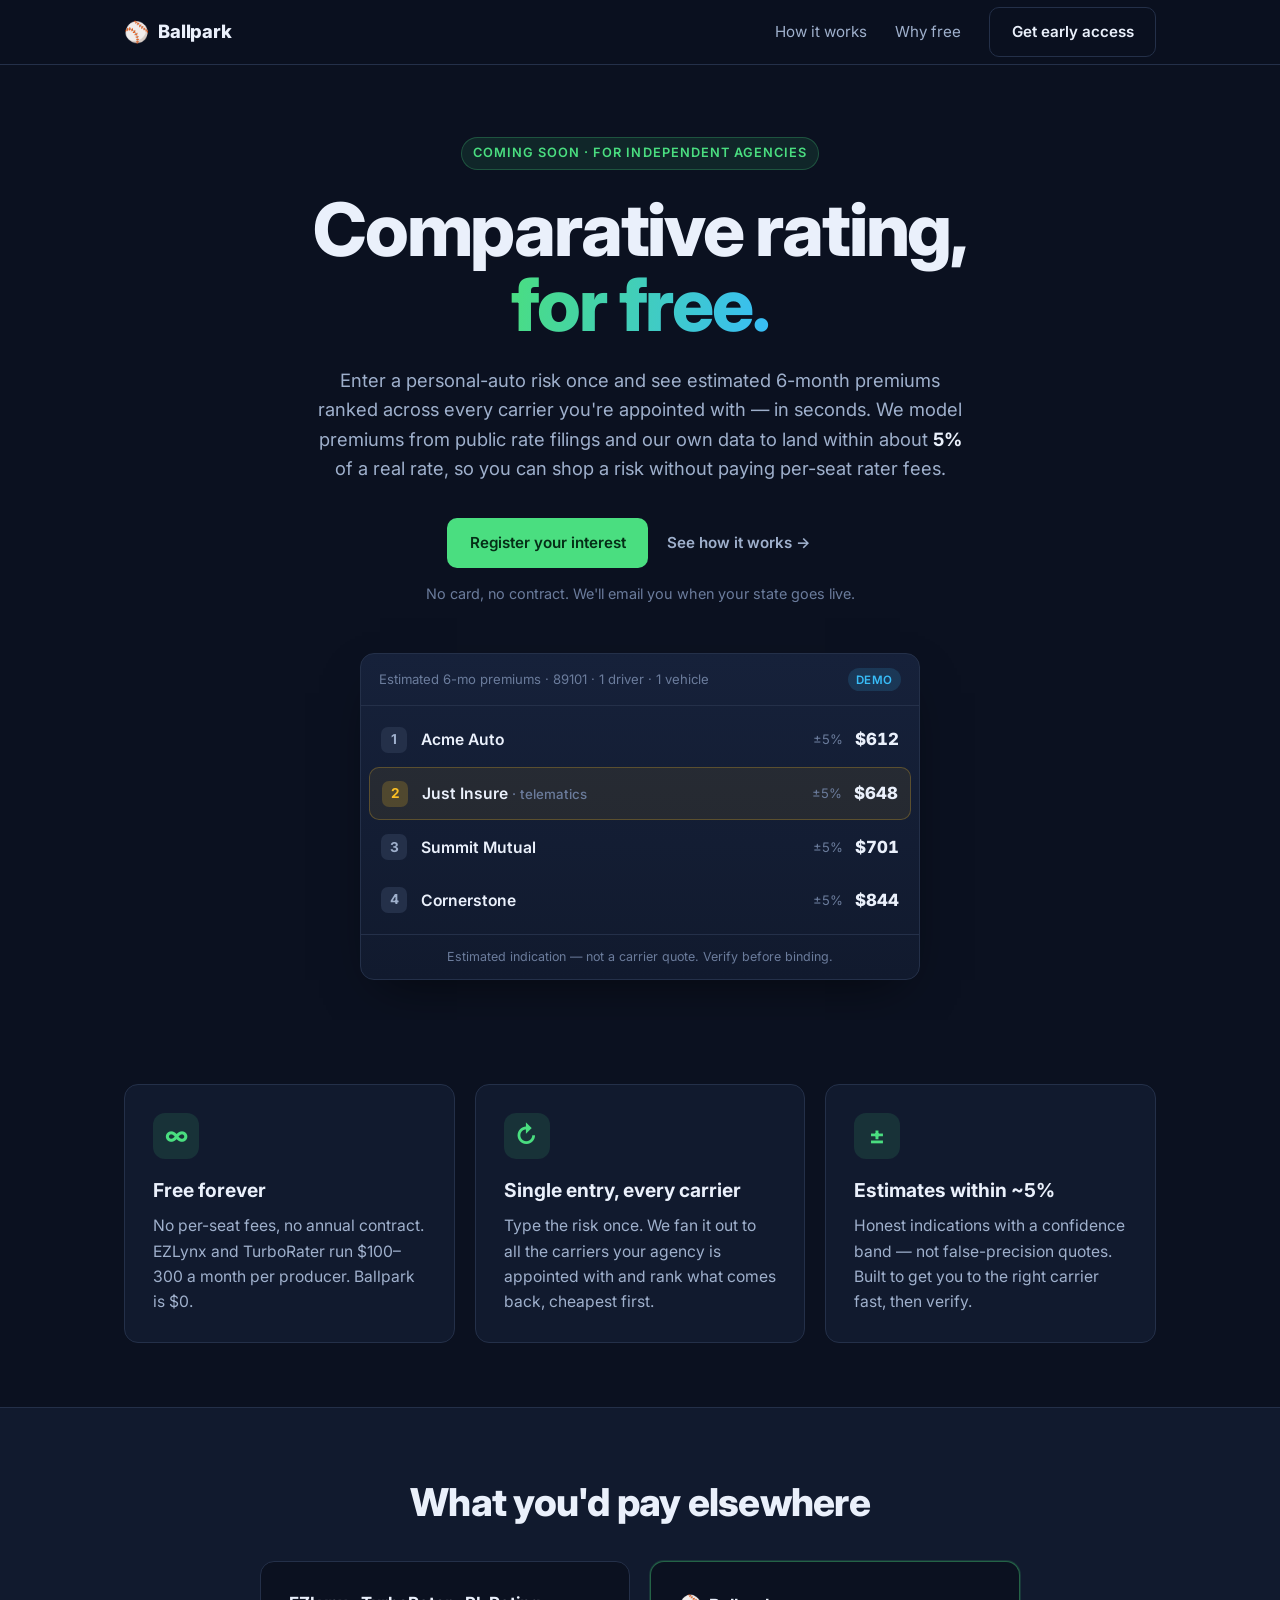
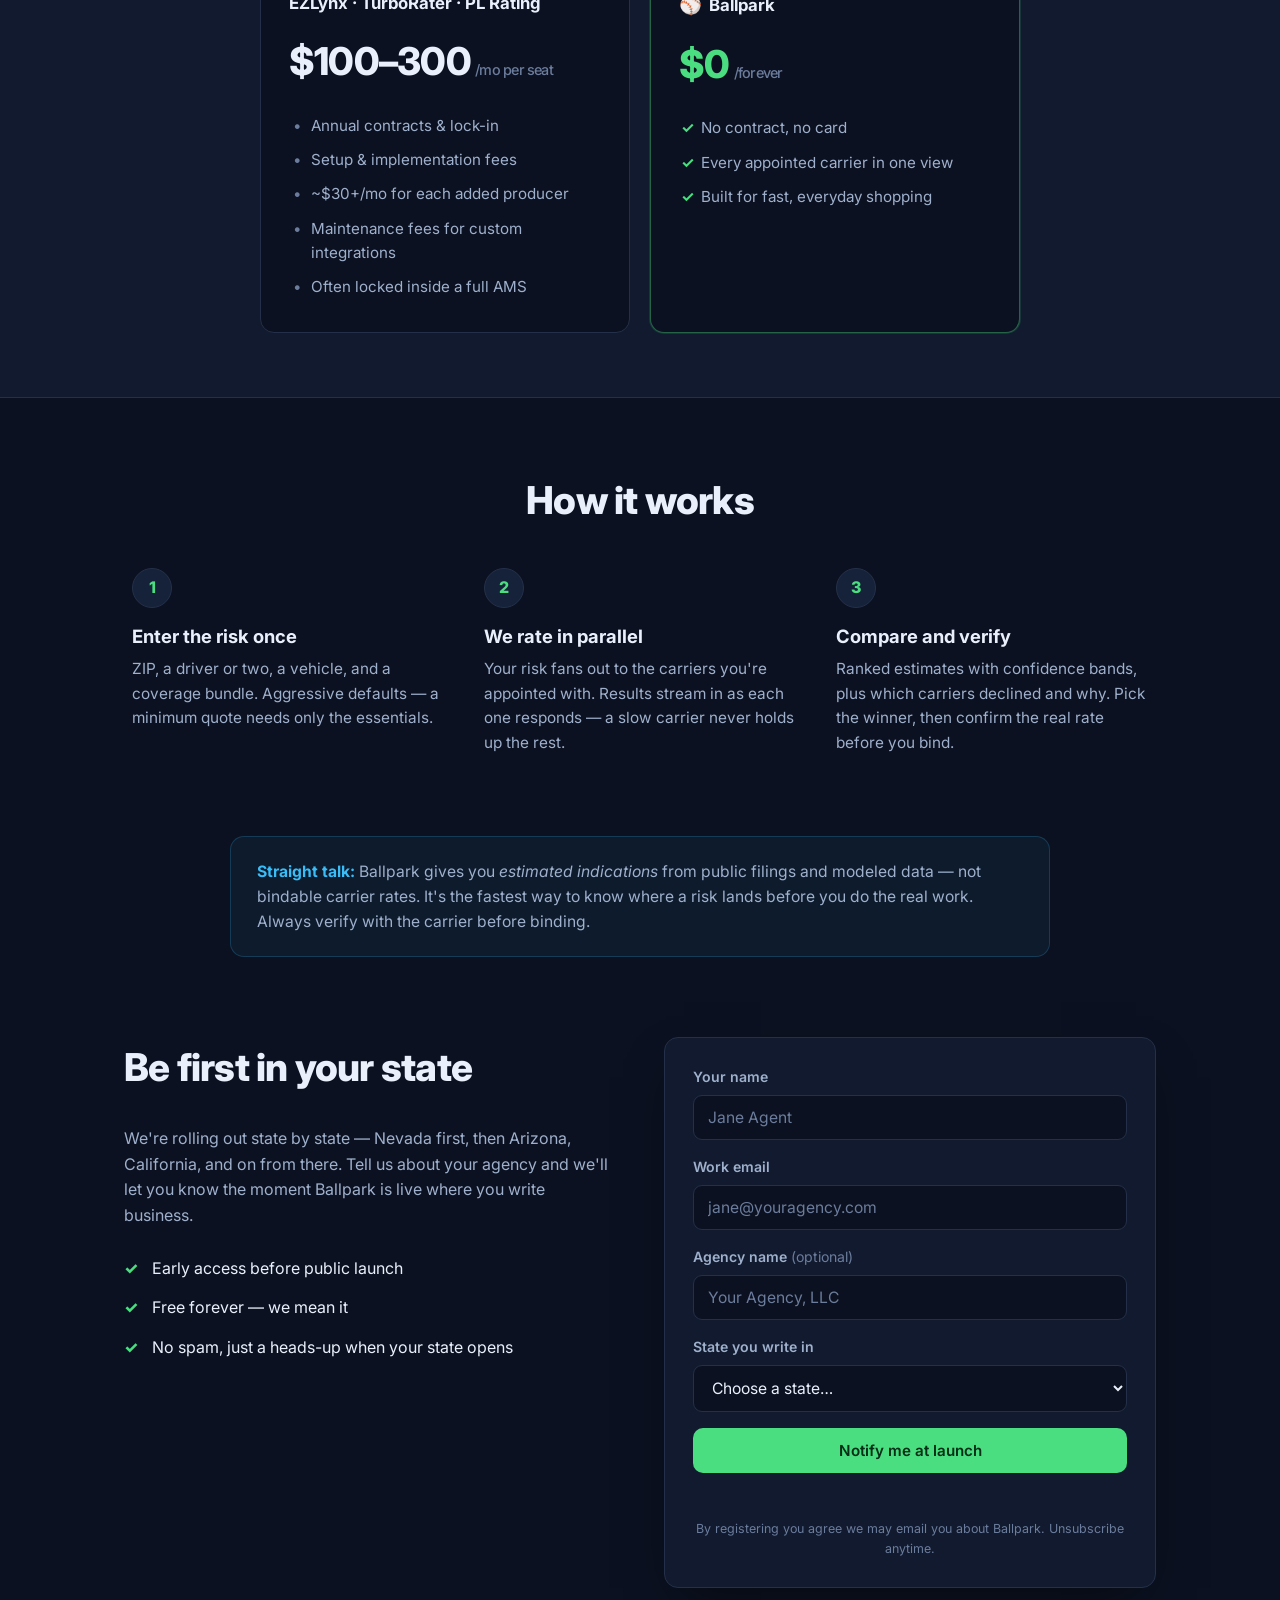
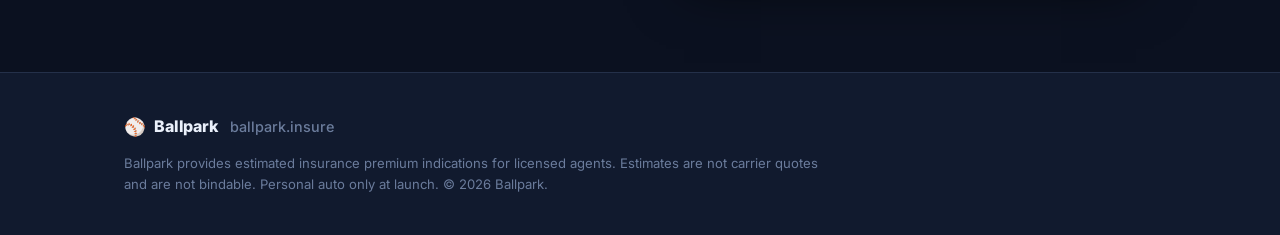
<file: public/index.html>
<!DOCTYPE html>
<html lang="en">
<head>
  <meta charset="UTF-8" />
  <meta name="viewport" content="width=device-width, initial-scale=1.0" />
  <title>Ballpark — Free comparative rating for independent agents</title>
  <meta name="description" content="Ballpark is a free comparative rater for independent auto-insurance agents. Enter a risk once, see estimated 6-month premiums ranked across the carriers you're appointed with — no per-seat rater fees." />

  <!-- Open Graph / social preview -->
  <meta property="og:type" content="website" />
  <meta property="og:title" content="Ballpark — Free comparative rating for independent agents" />
  <meta property="og:description" content="Enter a risk once. See estimated premiums ranked across every carrier you're appointed with. Free." />
  <meta property="og:url" content="https://ballpark.insure" />

  <link rel="icon" href="data:image/svg+xml,&lt;svg xmlns=%22http://www.w3.org/2000/svg%22 viewBox=%220 0 100 100%22&gt;&lt;text y=%22.9em%22 font-size=%2290%22&gt;⚾&lt;/text&gt;&lt;/svg&gt;" />
  <link rel="preconnect" href="https://fonts.googleapis.com" />
  <link rel="preconnect" href="https://fonts.gstatic.com" crossorigin />
  <link href="https://fonts.googleapis.com/css2?family=Inter:wght@400;500;600;700;800&display=swap" rel="stylesheet" />
  <link rel="stylesheet" href="styles.css" />
</head>
<body>
  <!-- ───────────────────────── Nav ───────────────────────── -->
  <header class="nav">
    <div class="wrap nav__inner">
      <a class="brand" href="#top">
        <span class="brand__mark" aria-hidden="true">⚾</span>
        <span class="brand__name">Ballpark</span>
      </a>
      <nav class="nav__links">
        <a href="#how">How it works</a>
        <a href="#why">Why free</a>
        <a href="#register" class="btn btn--ghost">Get early access</a>
      </nav>
    </div>
  </header>

  <main id="top">
    <!-- ───────────────────────── Hero ───────────────────────── -->
    <section class="hero">
      <div class="wrap hero__inner">
        <p class="eyebrow">Coming soon · for independent agencies</p>
        <h1 class="hero__title">Comparative rating,<br /><span class="grad">for free.</span></h1>
        <p class="hero__sub">
          Enter a personal-auto risk once and see estimated 6-month premiums ranked across
          every carrier you're appointed with — in seconds. We model premiums from public rate
          filings and our own data to land within about <strong>5%</strong> of a real rate, so you
          can shop a risk without paying per-seat rater fees.
        </p>
        <div class="hero__cta">
          <a href="#register" class="btn btn--primary">Register your interest</a>
          <a href="#how" class="btn btn--text">See how it works →</a>
        </div>
        <p class="hero__note">No card, no contract. We'll email you when your state goes live.</p>
      </div>

      <!-- Mock results card -->
      <div class="wrap">
        <div class="ratecard" role="img" aria-label="Example of ranked carrier estimates">
          <div class="ratecard__head">
            <span>Estimated 6-mo premiums · 89101 · 1 driver · 1 vehicle</span>
            <span class="pill">Demo</span>
          </div>
          <ul class="ratecard__rows">
            <li class="rrow"><span class="rrow__rank">1</span><span class="rrow__name">Acme Auto</span><span class="rrow__band">±5%</span><span class="rrow__price">$612</span></li>
            <li class="rrow rrow--just"><span class="rrow__rank">2</span><span class="rrow__name">Just Insure <em>· telematics</em></span><span class="rrow__band">±5%</span><span class="rrow__price">$648</span></li>
            <li class="rrow"><span class="rrow__rank">3</span><span class="rrow__name">Summit Mutual</span><span class="rrow__band">±5%</span><span class="rrow__price">$701</span></li>
            <li class="rrow"><span class="rrow__rank">4</span><span class="rrow__name">Cornerstone</span><span class="rrow__band">±5%</span><span class="rrow__price">$844</span></li>
          </ul>
          <p class="ratecard__foot">Estimated indication — not a carrier quote. Verify before binding.</p>
        </div>
      </div>
    </section>

    <!-- ───────────────────────── Three-up ───────────────────────── -->
    <section class="features wrap" id="why">
      <article class="feature">
        <div class="feature__icon">∞</div>
        <h3>Free forever</h3>
        <p>No per-seat fees, no annual contract. EZLynx and TurboRater run $100–300 a month per producer. Ballpark is $0.</p>
      </article>
      <article class="feature">
        <div class="feature__icon">↻</div>
        <h3>Single entry, every carrier</h3>
        <p>Type the risk once. We fan it out to all the carriers your agency is appointed with and rank what comes back, cheapest first.</p>
      </article>
      <article class="feature">
        <div class="feature__icon">±</div>
        <h3>Estimates within ~5%</h3>
        <p>Honest indications with a confidence band — not false-precision quotes. Built to get you to the right carrier fast, then verify.</p>
      </article>
    </section>

    <!-- ───────────────────────── Comparison ───────────────────────── -->
    <section class="compare">
      <div class="wrap compare__inner">
        <h2 class="section__title">What you'd pay elsewhere</h2>
        <div class="compare__grid">
          <div class="compare__col compare__col--them">
            <h4>EZLynx · TurboRater · PL Rating</h4>
            <p class="compare__price">$100–300<span>/mo per seat</span></p>
            <ul>
              <li>Annual contracts &amp; lock-in</li>
              <li>Setup &amp; implementation fees</li>
              <li>~$30+/mo for each added producer</li>
              <li>Maintenance fees for custom integrations</li>
              <li>Often locked inside a full AMS</li>
            </ul>
          </div>
          <div class="compare__col compare__col--us">
            <h4><span class="brand__mark" aria-hidden="true">⚾</span> Ballpark</h4>
            <p class="compare__price compare__price--free">$0<span>/forever</span></p>
            <ul>
              <li>No contract, no card</li>
              <li>Every appointed carrier in one view</li>
              <li>Built for fast, everyday shopping</li>
            </ul>
          </div>
        </div>
      </div>
    </section>

    <!-- ───────────────────────── How it works ───────────────────────── -->
    <section class="how wrap" id="how">
      <h2 class="section__title">How it works</h2>
      <ol class="steps">
        <li class="step">
          <span class="step__num">1</span>
          <h3>Enter the risk once</h3>
          <p>ZIP, a driver or two, a vehicle, and a coverage bundle. Aggressive defaults — a minimum quote needs only the essentials.</p>
        </li>
        <li class="step">
          <span class="step__num">2</span>
          <h3>We rate in parallel</h3>
          <p>Your risk fans out to the carriers you're appointed with. Results stream in as each one responds — a slow carrier never holds up the rest.</p>
        </li>
        <li class="step">
          <span class="step__num">3</span>
          <h3>Compare and verify</h3>
          <p>Ranked estimates with confidence bands, plus which carriers declined and why. Pick the winner, then confirm the real rate before you bind.</p>
        </li>
      </ol>
    </section>

    <!-- ───────────────────────── Honesty strip ───────────────────────── -->
    <section class="honest">
      <div class="wrap honest__inner">
        <p>
          <strong>Straight talk:</strong> Ballpark gives you <em>estimated indications</em> from public
          filings and modeled data — not bindable carrier rates. It's the fastest way to know where a
          risk lands before you do the real work. Always verify with the carrier before binding.
        </p>
      </div>
    </section>

    <!-- ───────────────────────── Register interest ───────────────────────── -->
    <section class="register" id="register">
      <div class="wrap register__inner">
        <div class="register__copy">
          <h2 class="section__title">Be first in your state</h2>
          <p>
            We're rolling out state by state — Nevada first, then Arizona, California, and on from there.
            Tell us about your agency and we'll let you know the moment Ballpark is live where you write
            business.
          </p>
          <ul class="register__perks">
            <li>Early access before public launch</li>
            <li>Free forever — we mean it</li>
            <li>No spam, just a heads-up when your state opens</li>
          </ul>
        </div>

        <form class="form" id="interest-form" novalidate>
          <div class="field">
            <label for="name">Your name</label>
            <input type="text" id="name" name="name" autocomplete="name" placeholder="Jane Agent" required />
          </div>
          <div class="field">
            <label for="email">Work email</label>
            <input type="email" id="email" name="email" autocomplete="email" placeholder="jane@youragency.com" required />
          </div>
          <div class="field">
            <label for="agency">Agency name <span class="opt">(optional)</span></label>
            <input type="text" id="agency" name="agency" autocomplete="organization" placeholder="Your Agency, LLC" />
          </div>
          <div class="field">
            <label for="state">State you write in</label>
            <select id="state" name="state" required>
              <option value="" disabled selected>Choose a state…</option>
              <option>Nevada</option>
              <option>Arizona</option>
              <option>California</option>
              <option>Indiana</option>
              <option>Georgia</option>
              <option>South Carolina</option>
              <option>Texas</option>
              <option>Missouri</option>
              <option value="Other">Other / multiple</option>
            </select>
          </div>
          <button type="submit" class="btn btn--primary btn--block" id="submit-btn">Notify me at launch</button>
          <p class="form__msg" id="form-msg" role="status" aria-live="polite"></p>
          <p class="form__fine">By registering you agree we may email you about Ballpark. Unsubscribe anytime.</p>
        </form>
      </div>
    </section>
  </main>

  <!-- ───────────────────────── Footer ───────────────────────── -->
  <footer class="footer">
    <div class="wrap footer__inner">
      <div class="footer__brand">
        <span class="brand__mark" aria-hidden="true">⚾</span>
        <span class="brand__name">Ballpark</span>
        <span class="footer__dom">ballpark.insure</span>
      </div>
      <p class="footer__disc">
        Ballpark provides estimated insurance premium indications for licensed agents. Estimates are not
        carrier quotes and are not bindable. Personal auto only at launch. © <span id="year">2026</span> Ballpark.
      </p>
    </div>
  </footer>

  <script src="script.js"></script>
</body>
</html>
</file>
<file: public/styles.css>
/* ───────────────────────── Tokens ───────────────────────── */
:root {
  --bg:        #0b1120;
  --bg-soft:   #111a2e;
  --panel:     #16213a;
  --line:      #243049;
  --ink:       #eaf0fb;
  --ink-soft:  #9fb0cc;
  --ink-mute:  #6b7c9c;
  --brand:     #4ade80;   /* ballpark green */
  --brand-2:   #38bdf8;   /* sky accent */
  --just:      #fbbf24;   /* just insure highlight */
  --danger:    #f87171;
  --radius:    14px;
  --maxw:      1080px;
  --shadow:    0 20px 50px -20px rgba(0,0,0,.6);
}

* { box-sizing: border-box; }
html { scroll-behavior: smooth; }
body {
  margin: 0;
  font-family: 'Inter', system-ui, -apple-system, sans-serif;
  background: var(--bg);
  color: var(--ink);
  line-height: 1.6;
  -webkit-font-smoothing: antialiased;
}
a { color: inherit; text-decoration: none; }
.wrap { width: 100%; max-width: var(--maxw); margin: 0 auto; padding: 0 24px; }

/* ───────────────────────── Buttons ───────────────────────── */
.btn {
  display: inline-flex; align-items: center; justify-content: center;
  gap: .5em; font-weight: 600; font-size: .95rem;
  padding: .8em 1.4em; border-radius: 10px; border: 1px solid transparent;
  cursor: pointer; transition: transform .12s ease, background .2s ease, border-color .2s ease;
  font-family: inherit;
}
.btn:active { transform: translateY(1px); }
.btn--primary { background: var(--brand); color: #052e16; }
.btn--primary:hover { background: #5ef193; }
.btn--ghost { border-color: var(--line); color: var(--ink); }
.btn--ghost:hover { border-color: var(--brand); color: var(--brand); }
.btn--text { background: none; color: var(--ink-soft); padding-left: .3em; }
.btn--text:hover { color: var(--ink); }
.btn--block { width: 100%; }

/* ───────────────────────── Nav ───────────────────────── */
.nav {
  position: sticky; top: 0; z-index: 50;
  background: rgba(11,17,32,.8); backdrop-filter: blur(10px);
  border-bottom: 1px solid var(--line);
}
.nav__inner { display: flex; align-items: center; justify-content: space-between; height: 64px; }
.brand { display: inline-flex; align-items: center; gap: .5em; font-weight: 800; font-size: 1.15rem; }
.brand__mark { font-size: 1.1em; }
.brand__name { letter-spacing: -.01em; }
.nav__links { display: flex; align-items: center; gap: 28px; font-size: .95rem; color: var(--ink-soft); }
.nav__links a:hover { color: var(--ink); }
.nav__links .btn:hover { color: var(--brand); }

/* ───────────────────────── Hero ───────────────────────── */
.hero { padding: 72px 0 40px; position: relative; overflow: hidden; }
.hero::before {
  content: ""; position: absolute; inset: -40% 0 auto 0; height: 600px;
  background: radial-gradient(60% 60% at 50% 0%, rgba(74,222,128,.16), transparent 70%);
  pointer-events: none;
}
.hero__inner { text-align: center; position: relative; }
.eyebrow {
  display: inline-block; font-size: .8rem; font-weight: 600; letter-spacing: .08em;
  text-transform: uppercase; color: var(--brand);
  background: rgba(74,222,128,.1); border: 1px solid rgba(74,222,128,.25);
  padding: .4em .9em; border-radius: 999px; margin: 0 0 22px;
}
.hero__title { font-size: clamp(2.6rem, 7vw, 4.6rem); line-height: 1.02; font-weight: 800; letter-spacing: -.03em; margin: 0; }
.grad { background: linear-gradient(100deg, var(--brand), var(--brand-2)); -webkit-background-clip: text; background-clip: text; color: transparent; }
.hero__sub { max-width: 660px; margin: 24px auto 0; font-size: 1.15rem; color: var(--ink-soft); }
.hero__sub strong { color: var(--ink); }
.hero__cta { display: flex; gap: 14px; justify-content: center; align-items: center; flex-wrap: wrap; margin: 34px 0 14px; }
.hero__note { color: var(--ink-mute); font-size: .9rem; margin: 0; }

/* Rate card */
.ratecard {
  margin: 48px auto 0; max-width: 560px;
  background: linear-gradient(180deg, var(--panel), var(--bg-soft));
  border: 1px solid var(--line); border-radius: var(--radius); box-shadow: var(--shadow);
  overflow: hidden;
}
.ratecard__head {
  display: flex; justify-content: space-between; align-items: center;
  padding: 14px 18px; border-bottom: 1px solid var(--line);
  font-size: .82rem; color: var(--ink-mute);
}
.pill { background: rgba(56,189,248,.15); color: var(--brand-2); border-radius: 999px; padding: .2em .7em; font-weight: 600; font-size: .72rem; text-transform: uppercase; letter-spacing: .05em; }
.ratecard__rows { list-style: none; margin: 0; padding: 8px; }
.rrow {
  display: grid; grid-template-columns: 28px 1fr auto auto; align-items: center; gap: 12px;
  padding: 12px 12px; border-radius: 10px; font-size: .98rem;
}
.rrow + .rrow { margin-top: 2px; }
.rrow:hover { background: rgba(255,255,255,.03); }
.rrow__rank { width: 26px; height: 26px; display: grid; place-items: center; border-radius: 7px; background: var(--line); color: var(--ink-soft); font-weight: 700; font-size: .85rem; }
.rrow__name { font-weight: 600; }
.rrow__name em { color: var(--ink-mute); font-style: normal; font-weight: 500; font-size: .85em; }
.rrow__band { color: var(--ink-mute); font-size: .82rem; }
.rrow__price { font-weight: 800; font-size: 1.05rem; font-variant-numeric: tabular-nums; }
.rrow--just { background: rgba(251,191,36,.08); border: 1px solid rgba(251,191,36,.25); }
.rrow--just .rrow__rank { background: rgba(251,191,36,.2); color: var(--just); }
.ratecard__foot { margin: 0; padding: 12px 18px; border-top: 1px solid var(--line); font-size: .78rem; color: var(--ink-mute); text-align: center; }

/* ───────────────────────── Features ───────────────────────── */
.features { display: grid; grid-template-columns: repeat(3, 1fr); gap: 20px; padding: 64px 24px; }
.feature { background: var(--bg-soft); border: 1px solid var(--line); border-radius: var(--radius); padding: 28px; }
.feature__icon { width: 46px; height: 46px; display: grid; place-items: center; border-radius: 12px; background: rgba(74,222,128,.12); color: var(--brand); font-size: 1.5rem; font-weight: 700; margin-bottom: 16px; }
.feature h3 { margin: 0 0 8px; font-size: 1.2rem; }
.feature p { margin: 0; color: var(--ink-soft); font-size: .98rem; }

/* ───────────────────────── Section title ───────────────────────── */
.section__title { font-size: clamp(1.7rem, 4vw, 2.4rem); font-weight: 800; letter-spacing: -.02em; margin: 0 0 28px; text-align: center; }

/* ───────────────────────── Compare ───────────────────────── */
.compare { background: var(--bg-soft); border-top: 1px solid var(--line); border-bottom: 1px solid var(--line); padding: 64px 0; }
.compare__grid { display: grid; grid-template-columns: 1fr 1fr; gap: 20px; max-width: 760px; margin: 0 auto; }
.compare__col { border: 1px solid var(--line); border-radius: var(--radius); padding: 28px; background: var(--bg); }
.compare__col h4 { margin: 0 0 14px; font-size: 1.05rem; display: flex; align-items: center; gap: .4em; }
.compare__price { font-size: 2.4rem; font-weight: 800; margin: 0 0 16px; letter-spacing: -.02em; }
.compare__price span { font-size: .9rem; font-weight: 500; color: var(--ink-mute); margin-left: .3em; }
.compare__price--free { color: var(--brand); }
.compare__col ul { list-style: none; margin: 0; padding: 0; color: var(--ink-soft); font-size: .95rem; }
.compare__col li { padding: 5px 0 5px 22px; position: relative; }
.compare__col--them li::before { content: "•"; position: absolute; left: 4px; color: var(--ink-mute); }
.compare__col--us { border-color: rgba(74,222,128,.4); box-shadow: 0 0 0 1px rgba(74,222,128,.15); }
.compare__col--us li::before { content: "✓"; position: absolute; left: 2px; color: var(--brand); font-weight: 700; }

/* ───────────────────────── How ───────────────────────── */
.how { padding: 72px 24px; }
.steps { list-style: none; margin: 0; padding: 0; display: grid; grid-template-columns: repeat(3, 1fr); gap: 24px; counter-reset: step; }
.step { position: relative; padding: 8px; }
.step__num { display: grid; place-items: center; width: 40px; height: 40px; border-radius: 50%; background: var(--panel); border: 1px solid var(--line); color: var(--brand); font-weight: 800; margin-bottom: 14px; }
.step h3 { margin: 0 0 6px; font-size: 1.15rem; }
.step p { margin: 0; color: var(--ink-soft); font-size: .96rem; }

/* ───────────────────────── Honesty strip ───────────────────────── */
.honest { padding: 0 24px 8px; }
.honest__inner { max-width: 820px; margin: 0 auto; background: rgba(56,189,248,.06); border: 1px solid rgba(56,189,248,.2); border-radius: var(--radius); padding: 22px 26px; }
.honest p { margin: 0; color: var(--ink-soft); font-size: .98rem; }
.honest strong { color: var(--brand-2); }

/* ───────────────────────── Register ───────────────────────── */
.register { padding: 72px 0 84px; }
.register__inner { display: grid; grid-template-columns: 1fr 1fr; gap: 48px; align-items: start; }
.register__copy .section__title { text-align: left; }
.register__copy p { color: var(--ink-soft); }
.register__perks { list-style: none; margin: 20px 0 0; padding: 0; }
.register__perks li { padding: 7px 0 7px 28px; position: relative; color: var(--ink); }
.register__perks li::before { content: "✓"; position: absolute; left: 0; color: var(--brand); font-weight: 800; }

.form { background: var(--bg-soft); border: 1px solid var(--line); border-radius: var(--radius); padding: 28px; box-shadow: var(--shadow); }
.field { margin-bottom: 16px; }
.field label { display: block; font-size: .88rem; font-weight: 600; margin-bottom: 7px; color: var(--ink-soft); }
.field .opt { color: var(--ink-mute); font-weight: 400; }
.field input, .field select {
  width: 100%; padding: .75em .9em; font-size: .98rem; font-family: inherit;
  background: var(--bg); color: var(--ink);
  border: 1px solid var(--line); border-radius: 9px; transition: border-color .15s ease, box-shadow .15s ease;
}
.field input::placeholder { color: var(--ink-mute); }
.field input:focus, .field select:focus { outline: none; border-color: var(--brand); box-shadow: 0 0 0 3px rgba(74,222,128,.15); }
.field input.invalid, .field select.invalid { border-color: var(--danger); box-shadow: 0 0 0 3px rgba(248,113,113,.15); }
.form__msg { margin: 14px 0 0; font-size: .92rem; min-height: 1.2em; text-align: center; }
.form__msg.ok { color: var(--brand); }
.form__msg.err { color: var(--danger); }
.form__fine { margin: 14px 0 0; font-size: .78rem; color: var(--ink-mute); text-align: center; }

/* Success state */
.form--done { text-align: center; }
.form--done .form__check { font-size: 2.6rem; }

/* ───────────────────────── Footer ───────────────────────── */
.footer { border-top: 1px solid var(--line); padding: 40px 0; background: var(--bg-soft); }
.footer__inner { display: flex; flex-direction: column; gap: 12px; }
.footer__brand { display: flex; align-items: center; gap: .5em; font-weight: 800; }
.footer__dom { color: var(--ink-mute); font-weight: 500; font-size: .9rem; margin-left: .3em; }
.footer__disc { margin: 0; color: var(--ink-mute); font-size: .82rem; max-width: 720px; }

/* ───────────────────────── Responsive ───────────────────────── */
@media (max-width: 860px) {
  .features, .steps, .compare__grid, .register__inner { grid-template-columns: 1fr; }
  .register__inner { gap: 32px; }
  .register__copy .section__title { text-align: center; }
  .nav__links a:not(.btn) { display: none; }
}
</file>
